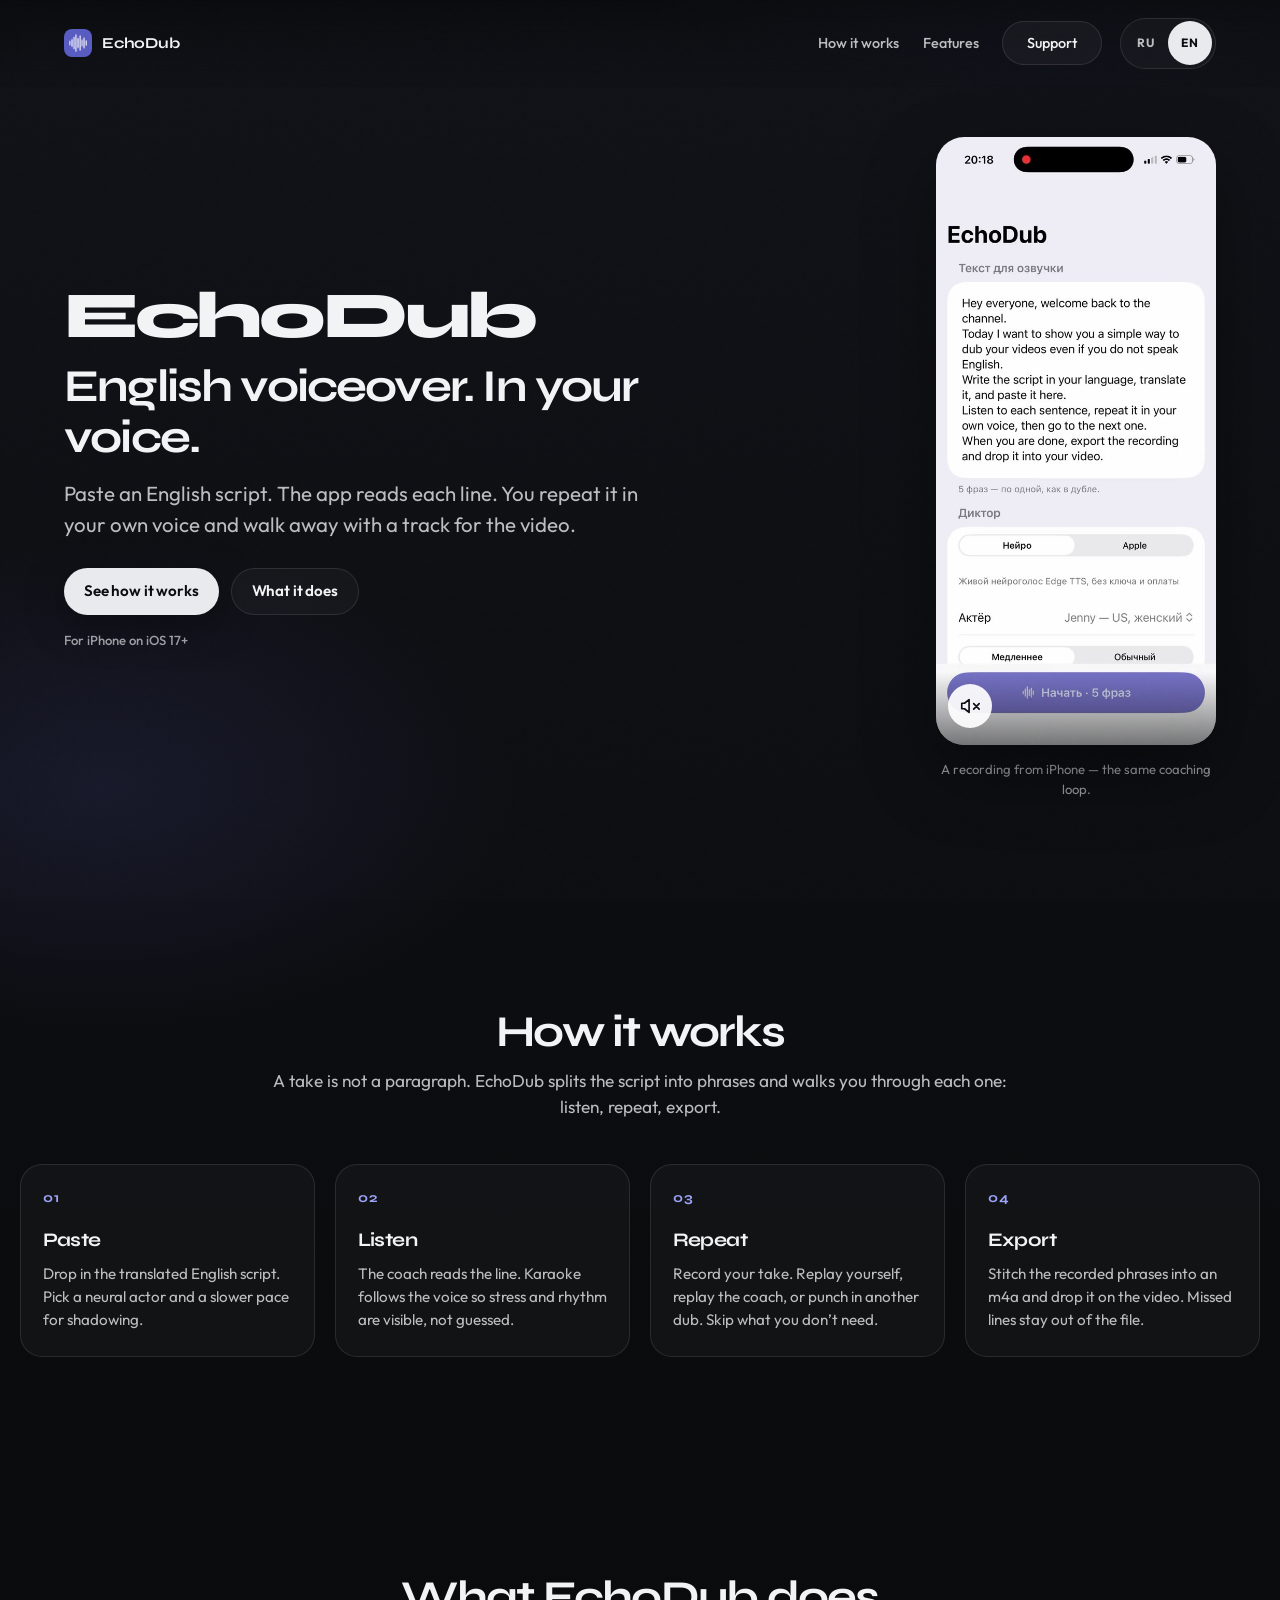
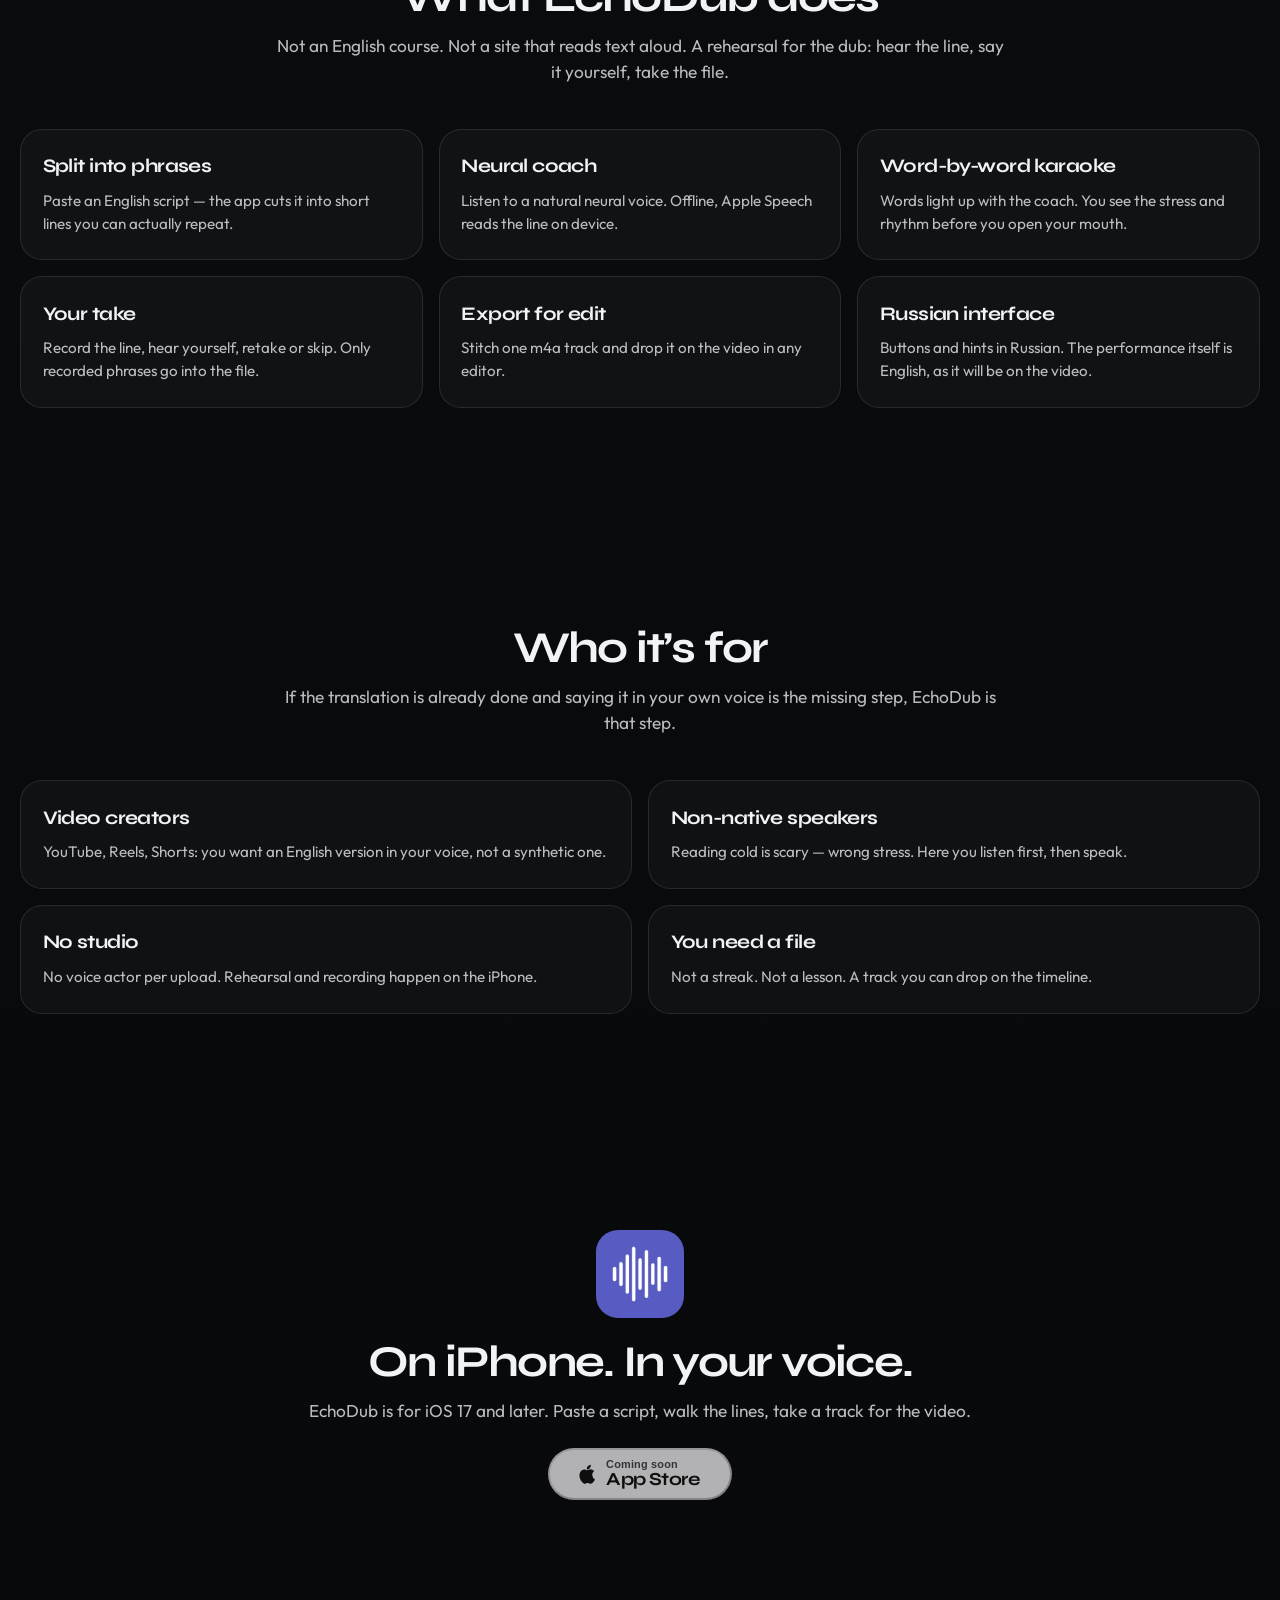
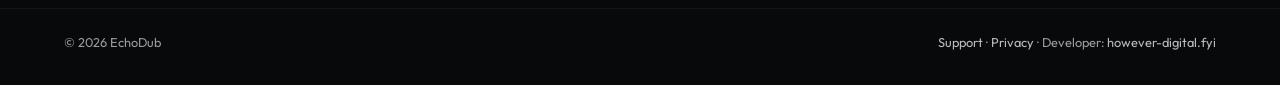
<file: index.html>
<!DOCTYPE html>
<html lang="ru">
  <head>
    <meta charset="utf-8" />
    <meta name="viewport" content="width=device-width, initial-scale=1" />
    <title>EchoDub — английская озвучка твоим голосом</title>
    <meta
      name="description"
      content="EchoDub — iOS-цикл для авторов, которые озвучивают ролики по-английски. Слушаешь нейрофразу, повторяешь своим голосом, экспортируешь дорожку."
    />
    <meta property="og:title" content="EchoDub" />
    <meta
      property="og:description"
      content="Английская озвучка. Твоим голосом. Слушай, повтори, экспортируй."
    />
    <meta
      property="og:image"
      content="https://ilyagaltsev.github.io/EchoDub-preview/assets/og.png"
    />
    <meta property="og:type" content="website" />
    <meta
      property="og:url"
      content="https://ilyagaltsev.github.io/EchoDub-preview/"
    />
    <meta name="twitter:card" content="summary_large_image" />
    <link rel="icon" type="image/png" sizes="32x32" href="assets/favicon-32.png" />
    <link rel="icon" type="image/png" sizes="128x128" href="assets/favicon-128.png" />
    <link rel="apple-touch-icon" href="assets/apple-touch-icon.png" />
    <link rel="preconnect" href="https://fonts.googleapis.com" />
    <link rel="preconnect" href="https://fonts.gstatic.com" crossorigin />
    <link
      href="https://fonts.googleapis.com/css2?family=Outfit:wght@400;500;600&family=Syne:wght@600;700;800&display=swap"
      rel="stylesheet"
    />
    <link rel="stylesheet" href="styles.css?v=15" />
    <script>
      (function () {
        var saved = localStorage.getItem("echodub-lang");
        var lang =
          saved === "en" || saved === "ru"
            ? saved
            : (navigator.language || "").toLowerCase().indexOf("en") === 0
              ? "en"
              : "ru";
        document.documentElement.lang = lang;
        document.documentElement.dataset.lang = lang;
      })();
    </script>
  </head>
  <body id="top">
    <a class="skip-link" href="#content" data-i18n="nav.skip">К содержанию</a>
    <div class="noise" aria-hidden="true"></div>

    <header class="site-header">
      <a class="brand-mark" href="#top" aria-label="EchoDub" data-i18n-aria="nav.home">
        <img src="assets/favicon-128.png" alt="" width="28" height="28" />
        <span>EchoDub</span>
      </a>
      <div class="header-right">
        <nav class="nav">
          <a href="#how" data-i18n="nav.how">Как это работает</a>
          <a href="#features" data-i18n="nav.features">Возможности</a>
          <a class="nav-cta" href="support.html" data-i18n="nav.cta">Поддержка</a>
        </nav>
        <div class="lang-switch" role="group" aria-label="Язык" data-i18n-aria="nav.lang">
          <button type="button" data-set-lang="ru">RU</button>
          <button type="button" data-set-lang="en">EN</button>
        </div>
      </div>
    </header>

    <main id="content">
      <section class="hero">
        <div class="hero-copy">
          <p class="brand-hero">EchoDub</p>
          <h1 data-i18n="hero.h1">Английская озвучка. Твоим голосом.</h1>
          <p class="lede" data-i18n="hero.lede">
            Вставь английский сценарий. Приложение читает каждую фразу. Ты
            повторяешь своим голосом и забираешь готовую дорожку для ролика.
          </p>
          <div class="cta-row">
            <a class="btn btn-primary" href="#demo" data-i18n="hero.cta">Смотреть, как это работает</a>
            <a class="btn btn-ghost" href="#features" data-i18n="hero.loop">Что умеет</a>
          </div>
          <p class="meta" data-i18n="hero.meta">Для iPhone на iOS 17+</p>
        </div>

        <div class="hero-stage">
          <figure class="phone" id="demo">
            <div class="phone-screen">
              <video
                class="demo-video"
                data-demo-video
                poster="assets/demo-poster.jpg"
                width="540"
                height="1174"
                playsinline
                muted
                loop
                preload="metadata"
              >
                <source src="assets/demo.mp4" type="video/mp4" />
              </video>
              <div class="video-bar">
                <button
                  type="button"
                  class="video-btn"
                  data-video-sound
                  data-i18n-aria="demo.unmute"
                  aria-label="Включить звук"
                  aria-pressed="false"
                >
                  <svg class="icon-sound-off" viewBox="0 0 24 24" aria-hidden="true">
                    <path
                      fill="none"
                      stroke="currentColor"
                      stroke-width="1.8"
                      stroke-linecap="round"
                      stroke-linejoin="round"
                      d="M11 5 6 9H3v6h3l5 4V5Z"
                    />
                    <path
                      fill="none"
                      stroke="currentColor"
                      stroke-width="1.8"
                      stroke-linecap="round"
                      d="m16 9.5 6 6M22 9.5l-6 6"
                    />
                  </svg>
                  <svg class="icon-sound-on" viewBox="0 0 24 24" aria-hidden="true">
                    <path
                      fill="none"
                      stroke="currentColor"
                      stroke-width="1.8"
                      stroke-linecap="round"
                      stroke-linejoin="round"
                      d="M11 5 6 9H3v6h3l5 4V5Z"
                    />
                    <path
                      fill="none"
                      stroke="currentColor"
                      stroke-width="1.8"
                      stroke-linecap="round"
                      stroke-linejoin="round"
                      d="M15.5 8.5a4.2 4.2 0 0 1 0 7M18.2 6a7.5 7.5 0 0 1 0 12"
                    />
                  </svg>
                </button>
              </div>
            </div>
            <figcaption class="demo-hint" data-i18n="demo.hint">Запись с iPhone — тот же цикл дубля.</figcaption>
          </figure>
        </div>
      </section>

      <section class="how" id="how">
        <div class="section-intro">
          <h2 data-i18n="how.h2">Как это работает</h2>
          <p data-i18n="how.p">
            Дубль — это не абзац. EchoDub режет сценарий на фразы и проводит
            тебя по каждой: слушал, повторил, собрал дорожку.
          </p>
        </div>
        <ol class="steps">
          <li>
            <span>01</span>
            <h3 data-i18n="how.1.h">Вставить</h3>
            <p data-i18n="how.1.p">Кидаешь английский перевод сценария. Выбираешь нейроактёра и более медленный темп для повтора.</p>
          </li>
          <li>
            <span>02</span>
            <h3 data-i18n="how.2.h">Слушать</h3>
            <p data-i18n="how.2.p">Диктор читает строку. Караоке идёт за голосом — ударение и ритм видно, а не угадываешь.</p>
          </li>
          <li>
            <span>03</span>
            <h3 data-i18n="how.3.h">Повторить</h3>
            <p data-i18n="how.3.p">Пишешь свой дубль. Слушаешь себя, слушаешь диктора или берёшь ещё дубль. Лишнее пропускаешь.</p>
          </li>
          <li>
            <span>04</span>
            <h3 data-i18n="how.4.h">Экспорт</h3>
            <p data-i18n="how.4.p">Склеиваешь записанные фразы в m4a и кидаешь на ролик. Пропущенные строки в файл не попадут.</p>
          </li>
        </ol>
      </section>

      <section class="product" id="features">
        <div class="section-intro">
          <h2 data-i18n="features.h2">Что умеет EchoDub</h2>
          <p data-i18n="features.p">
            Не курс английского и не сайт, который читает текст вслух. Это
            репетиция дубля: слышишь фразу, говоришь её сам, забираешь файл.
          </p>
        </div>
        <ul class="feature-list">
          <li>
            <h3 data-i18n="features.1.h">Нарезка на фразы</h3>
            <p data-i18n="features.1.p">Вставляешь английский сценарий — приложение режет его на короткие строки, которые удобно повторять.</p>
          </li>
          <li>
            <h3 data-i18n="features.2.h">Нейродиктор</h3>
            <p data-i18n="features.2.p">Слушаешь живой нейроголос. Если сети нет, читает Apple Speech на устройстве.</p>
          </li>
          <li>
            <h3 data-i18n="features.3.h">Караоке по словам</h3>
            <p data-i18n="features.3.p">Слова загораются вместе с диктором. Видно ударение и ритм до того, как откроешь рот.</p>
          </li>
          <li>
            <h3 data-i18n="features.4.h">Свой дубль</h3>
            <p data-i18n="features.4.p">Записываешь фразу, слушаешь себя, перезаписываешь или пропускаешь. В файл попадает только записанное.</p>
          </li>
          <li>
            <h3 data-i18n="features.5.h">Экспорт в монтаж</h3>
            <p data-i18n="features.5.p">Собираешь одну дорожку m4a и кидаешь её на ролик в любом редакторе.</p>
          </li>
          <li>
            <h3 data-i18n="features.6.h">Русский интерфейс</h3>
            <p data-i18n="features.6.p">Кнопки и подсказки на русском. Сам дубль — на английском, как в ролике.</p>
          </li>
        </ul>
      </section>

      <section class="problem" id="who">
        <div class="section-intro">
          <h2 data-i18n="who.h2">Кому это нужно</h2>
          <p data-i18n="who.p">
            Если перевод уже есть, а сказать его своим голосом — нет, EchoDub
            закрывает этот шаг.
          </p>
        </div>
        <ul class="split-list">
          <li>
            <h3 data-i18n="who.1.h">Авторы роликов</h3>
            <p data-i18n="who.1.p">YouTube, Reels, Shorts: хочешь английскую версию своим голосом, а не синтетикой.</p>
          </li>
          <li>
            <h3 data-i18n="who.2.h">Не носители</h3>
            <p data-i18n="who.2.p">Читать с листа страшно: не те ударения. Здесь сначала слушаешь, потом говоришь.</p>
          </li>
          <li>
            <h3 data-i18n="who.3.h">Без студии</h3>
            <p data-i18n="who.3.p">Не нужно нанимать актёра на каждый выпуск. Репетиция и запись — на iPhone.</p>
          </li>
          <li>
            <h3 data-i18n="who.4.h">Нужен файл</h3>
            <p data-i18n="who.4.p">Не стрик и не урок. На выходе дорожка, которую можно положить на таймлайн.</p>
          </li>
        </ul>
      </section>

      <section class="get" id="get">
        <div class="get-inner">
          <img class="download-icon" src="assets/icon.png" alt="" width="88" height="88" />
          <h2 data-i18n="get.h2">На iPhone. Своим голосом.</h2>
          <p data-i18n="get.p">
            EchoDub для iOS 17 и новее. Вставил сценарий, прошёл фразы — забрал
            дорожку для ролика.
          </p>
          <button
            type="button"
            class="btn btn-store"
            disabled
            data-i18n-aria="get.store.aria"
            aria-label="Скоро в App Store"
          >
            <svg class="btn-store-mark" viewBox="0 0 16 20" width="18" height="22" aria-hidden="true">
              <path
                fill="currentColor"
                d="M12.7 10.6c0-2.1 1.7-3.1 1.8-3.2-1-1.4-2.5-1.6-3.1-1.6-1.3-.1-2.6.8-3.2.8s-1.7-.8-2.8-.7c-1.4.1-2.8.9-3.5 2.2-1.5 2.6-.4 6.5 1.1 8.6.7 1 1.6 2.2 2.8 2.1 1.1 0 1.5-.7 2.8-.7s1.6.7 2.8.7 1.9-1 2.7-2c.8-.9 1.2-1.8 1.2-1.9-.1 0-2.3-.9-2.3-3.3zm-2.1-6.1c.6-.8 1-1.8.9-2.9-1 .1-2.1.6-2.8 1.4-.6.7-1.1 1.8-.9 2.8 1.1.1 2.2-.5 2.8-1.3z"
              />
            </svg>
            <span class="btn-store-copy">
              <span data-i18n="get.store.kicker">Скоро</span>
              <span data-i18n="get.store">App Store</span>
            </span>
          </button>
        </div>
      </section>
    </main>

    <footer class="site-footer">
      <span>© 2026 EchoDub</span>
      <span
        ><a href="support.html" data-i18n="footer.support">Поддержка</a>
        ·
        <a href="privacy.html" data-i18n="footer.privacy">Конфиденциальность</a>
        ·
        <span data-i18n="footer.made">Разработчик:</span>
        <a
          href="https://however-digital.fyi"
          target="_blank"
          rel="noopener noreferrer"
          >however-digital.fyi</a
        ></span
      >
    </footer>

    <script src="script.js?v=14"></script>
  </body>
</html>
</file>
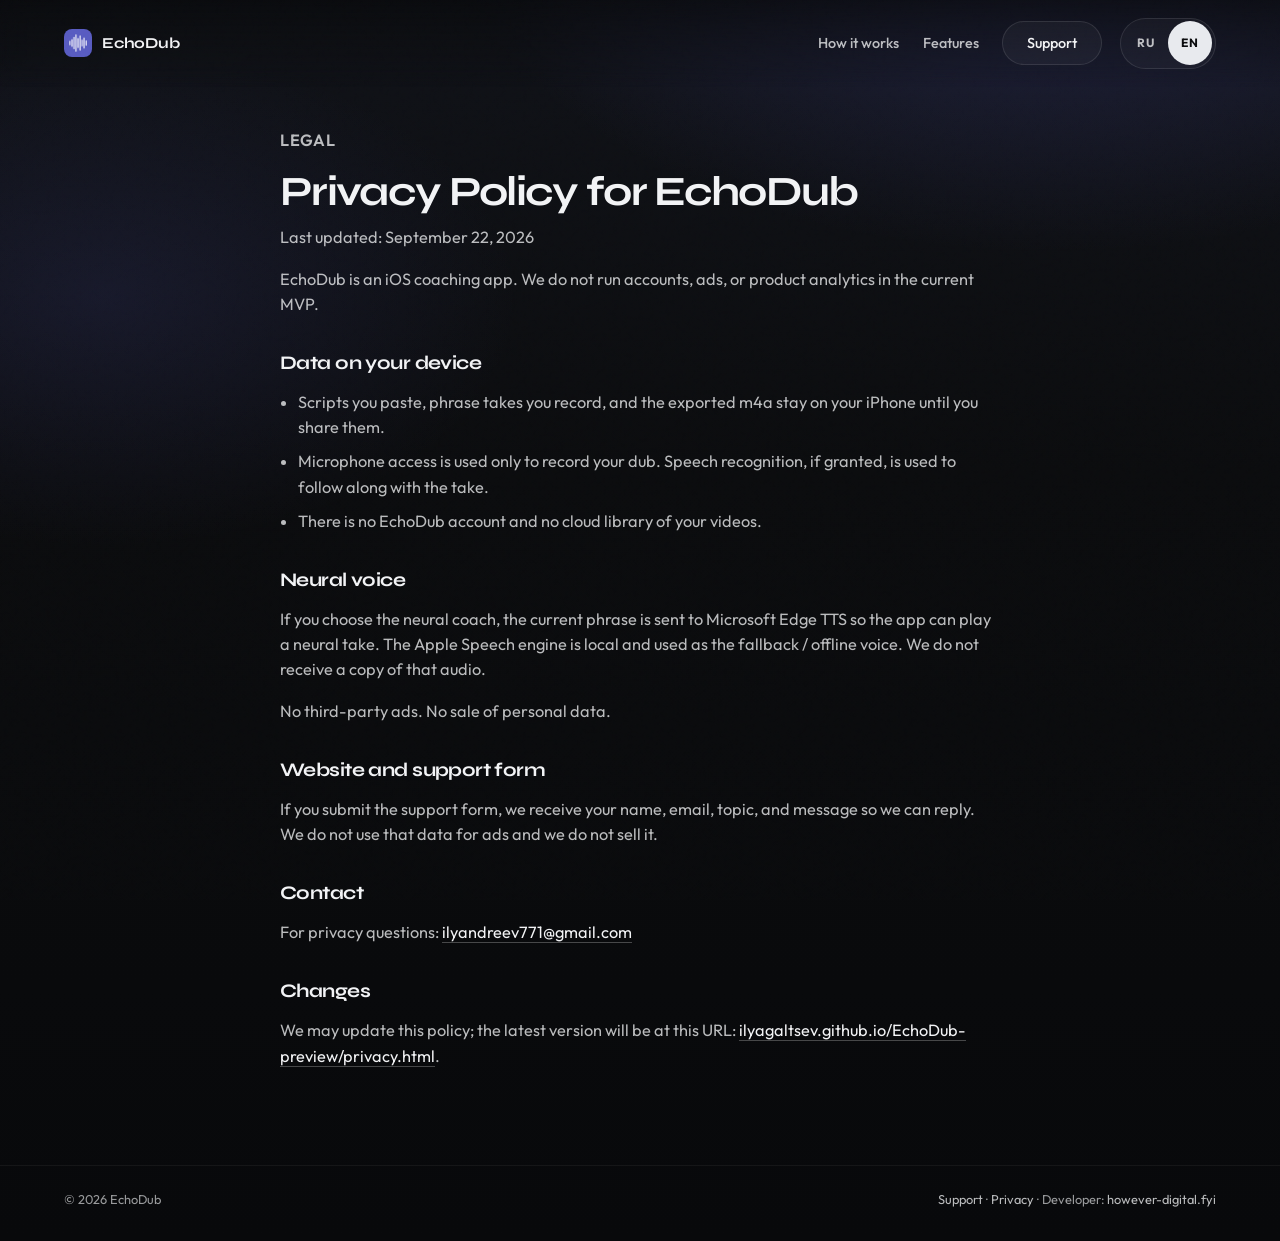
<file: privacy.html>
<!DOCTYPE html>
<html lang="ru">
  <head>
    <meta charset="utf-8" />
    <meta name="viewport" content="width=device-width, initial-scale=1" />
    <title>Конфиденциальность — EchoDub</title>
    <meta
      name="description"
      content="Политика конфиденциальности EchoDub. Записи остаются на iPhone, пока вы сами ими не поделитесь."
    />
    <link rel="icon" type="image/png" sizes="32x32" href="assets/favicon-32.png" />
    <link rel="icon" type="image/png" sizes="128x128" href="assets/favicon-128.png" />
    <link rel="apple-touch-icon" href="assets/apple-touch-icon.png" />
    <link rel="preconnect" href="https://fonts.googleapis.com" />
    <link rel="preconnect" href="https://fonts.gstatic.com" crossorigin />
    <link
      href="https://fonts.googleapis.com/css2?family=Outfit:wght@400;500;600&family=Syne:wght@600;700;800&display=swap"
      rel="stylesheet"
    />
    <link rel="stylesheet" href="styles.css?v=15" />
    <script>
      (function () {
        var saved = localStorage.getItem("echodub-lang");
        var lang =
          saved === "en" || saved === "ru"
            ? saved
            : (navigator.language || "").toLowerCase().indexOf("en") === 0
              ? "en"
              : "ru";
        document.documentElement.lang = lang;
        document.documentElement.dataset.lang = lang;
      })();
    </script>
  </head>
  <body class="page-legal">
    <a class="skip-link" href="#content" data-i18n="nav.skip">К содержанию</a>
    <div class="noise" aria-hidden="true"></div>

    <header class="site-header">
      <a class="brand-mark" href="index.html" aria-label="EchoDub" data-i18n-aria="nav.home">
        <img src="assets/favicon-128.png" alt="" width="28" height="28" />
        <span>EchoDub</span>
      </a>
      <div class="header-right">
        <nav class="nav">
          <a href="index.html#how" data-i18n="nav.how">Как это работает</a>
          <a href="index.html#features" data-i18n="nav.features">Возможности</a>
          <a class="nav-cta" href="support.html" data-i18n="nav.cta">Поддержка</a>
        </nav>
        <div class="lang-switch" role="group" aria-label="Язык" data-i18n-aria="nav.lang">
          <button type="button" data-set-lang="ru">RU</button>
          <button type="button" data-set-lang="en">EN</button>
        </div>
      </div>
    </header>

    <main id="content" class="legal-main">
      <article class="legal-article">
        <p class="legal-eyebrow" data-i18n="privacy.eyebrow">Документы</p>
        <h1 data-i18n="privacy.h1">Политика конфиденциальности EchoDub</h1>
        <p class="legal-updated" data-i18n="privacy.updated">Обновлено: 22 сентября 2026</p>

        <p data-i18n="privacy.intro">
          EchoDub — iOS-приложение для дубля. В текущем MVP нет аккаунтов, рекламы и продуктовой аналитики.
        </p>

        <h2 data-i18n="privacy.h2.device">Данные на устройстве</h2>
        <ul>
          <li data-i18n="privacy.li1">
            Сценарии, которые вы вставляете, дубли, которые записываете, и экспортированный m4a остаются на iPhone, пока вы сами ими не поделитесь.
          </li>
          <li data-i18n="privacy.li2">
            Микрофон нужен только чтобы записать дубль. Распознавание речи, если вы его разрешите, помогает следить за фразой.
          </li>
          <li data-i18n="privacy.li3">Нет аккаунта EchoDub и нет облачной библиотеки ваших роликов.</li>
        </ul>

        <h2 data-i18n="privacy.h2.neural">Нейроголос</h2>
        <p data-i18n="privacy.neural">
          Если выбран нейродиктор, текущая фраза уходит в Microsoft Edge TTS, чтобы проиграть нейродубль. Apple Speech работает локально и включается как запасной / офлайн-голос. Копию этого аудио мы не получаем.
        </p>

        <p data-i18n="privacy.ads">Нет сторонней рекламы. Персональные данные не продаём.</p>

        <h2 data-i18n="privacy.h2.site">Сайт и форма поддержки</h2>
        <p data-i18n="privacy.site">
          Если вы отправляете заявку со страницы поддержки, мы получаем имя, почту, тему и текст
          сообщения, чтобы ответить. Эти данные не используем для рекламы и не продаём.
        </p>

        <h2 data-i18n="privacy.h2.contact">Контакты</h2>
        <p>
          <span data-i18n="privacy.contact">По вопросам конфиденциальности:</span>
          <a href="mailto:ilyandreev771@gmail.com">ilyandreev771@gmail.com</a>
        </p>

        <h2 data-i18n="privacy.h2.changes">Изменения</h2>
        <p>
          <span data-i18n="privacy.changes">Политику можем обновить; актуальная версия будет по этому адресу:</span>
          <a href="https://ilyagaltsev.github.io/EchoDub-preview/privacy.html"
            >ilyagaltsev.github.io/EchoDub-preview/privacy.html</a
          >.
        </p>
      </article>
    </main>

    <footer class="site-footer">
      <span>© 2026 EchoDub</span>
      <span
        ><a href="support.html" data-i18n="footer.support">Поддержка</a>
        ·
        <a href="privacy.html" data-i18n="footer.privacy">Конфиденциальность</a>
        ·
        <span data-i18n="footer.made">Разработчик:</span>
        <a
          href="https://however-digital.fyi"
          target="_blank"
          rel="noopener noreferrer"
          >however-digital.fyi</a
        ></span
      >
    </footer>
    <script src="script.js?v=14"></script>
  </body>
</html>
</file>
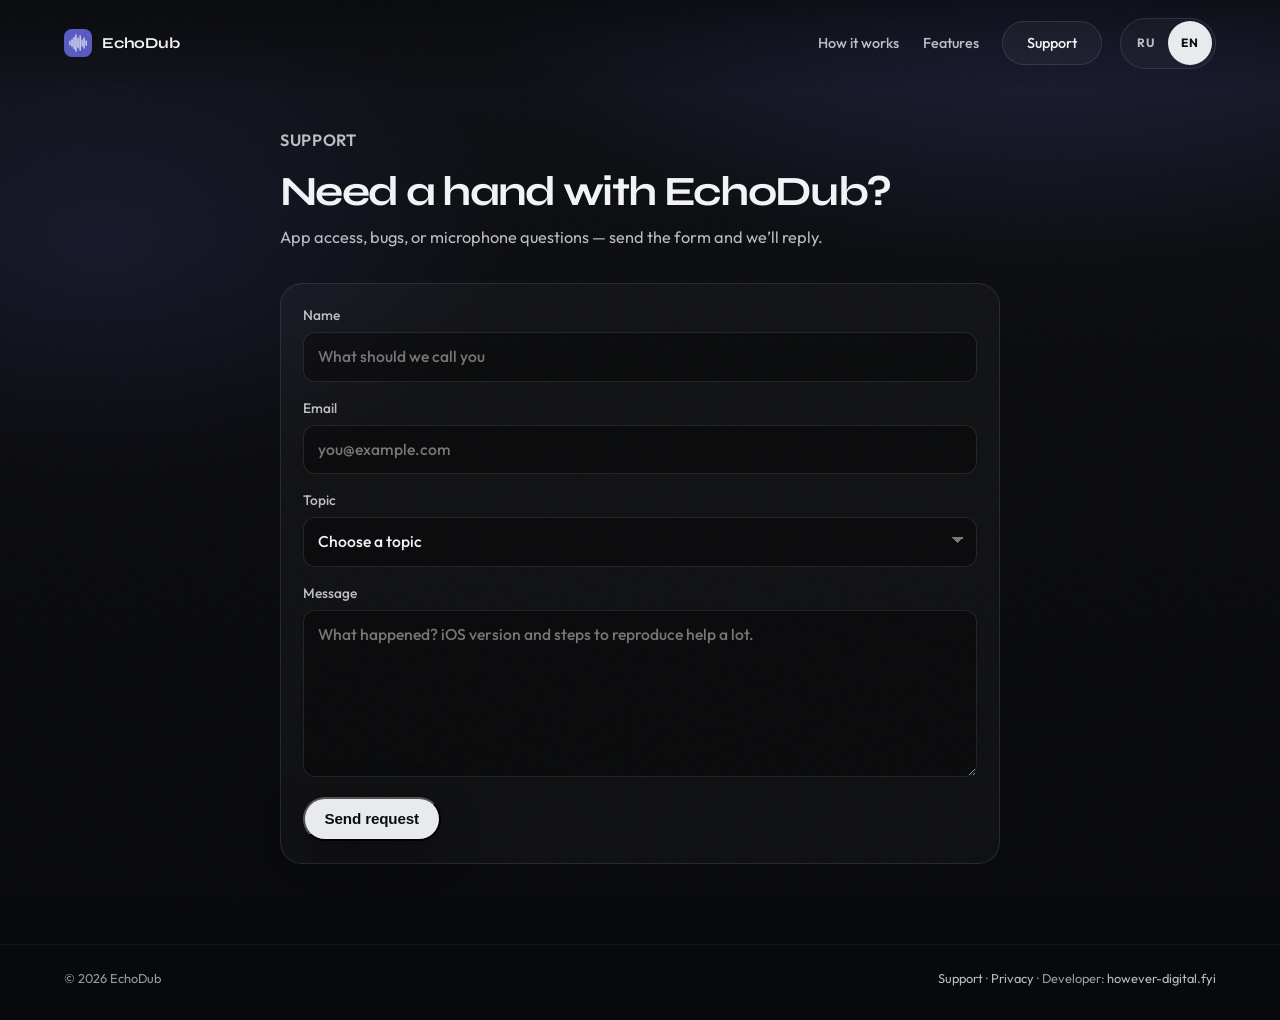
<file: support.html>
<!DOCTYPE html>
<html lang="ru">
  <head>
    <meta charset="utf-8" />
    <meta name="viewport" content="width=device-width, initial-scale=1" />
    <title>Поддержка — EchoDub</title>
    <meta
      name="description"
      content="Поддержка EchoDub — доступ к приложению, баги и вопросы по разрешениям."
    />
    <link rel="icon" type="image/png" sizes="32x32" href="assets/favicon-32.png" />
    <link rel="icon" type="image/png" sizes="128x128" href="assets/favicon-128.png" />
    <link rel="apple-touch-icon" href="assets/apple-touch-icon.png" />
    <link rel="preconnect" href="https://fonts.googleapis.com" />
    <link rel="preconnect" href="https://fonts.gstatic.com" crossorigin />
    <link
      href="https://fonts.googleapis.com/css2?family=Outfit:wght@400;500;600&family=Syne:wght@600;700;800&display=swap"
      rel="stylesheet"
    />
    <link rel="stylesheet" href="styles.css?v=15" />
    <script>
      (function () {
        var saved = localStorage.getItem("echodub-lang");
        var lang =
          saved === "en" || saved === "ru"
            ? saved
            : (navigator.language || "").toLowerCase().indexOf("en") === 0
              ? "en"
              : "ru";
        document.documentElement.lang = lang;
        document.documentElement.dataset.lang = lang;
      })();
    </script>
  </head>
  <body class="page-support">
    <a class="skip-link" href="#content" data-i18n="nav.skip">К содержанию</a>
    <div class="noise" aria-hidden="true"></div>

    <header class="site-header">
      <a class="brand-mark" href="index.html" aria-label="EchoDub" data-i18n-aria="nav.home">
        <img src="assets/favicon-128.png" alt="" width="28" height="28" />
        <span>EchoDub</span>
      </a>
      <div class="header-right">
        <nav class="nav">
          <a href="index.html#how" data-i18n="nav.how">Как это работает</a>
          <a href="index.html#features" data-i18n="nav.features">Возможности</a>
          <a class="nav-cta" href="support.html" aria-current="page" data-i18n="nav.cta">Поддержка</a>
        </nav>
        <div class="lang-switch" role="group" aria-label="Язык" data-i18n-aria="nav.lang">
          <button type="button" data-set-lang="ru">RU</button>
          <button type="button" data-set-lang="en">EN</button>
        </div>
      </div>
    </header>

    <main id="content" class="support-main">
      <div class="support-intro">
        <p class="support-eyebrow" data-i18n="support.eyebrow">Поддержка</p>
        <h1 data-i18n="support.h1">Нужна помощь с EchoDub?</h1>
        <p data-i18n="support.p">
          Доступ к приложению, баги или вопросы про микрофон — заполните форму, и мы ответим.
        </p>
      </div>

      <div id="sent" class="support-toast" hidden data-i18n="support.sent">
        Заявка отправлена. Ответим на почту, которую вы указали.
      </div>

      <form
        class="support-form"
        action="https://formsubmit.co/ilyandreev771@gmail.com"
        method="POST"
      >
        <input type="hidden" name="_subject" value="EchoDub — заявка" />
        <input type="hidden" name="_next" data-support-next value="support.html?sent=1" />
        <input type="hidden" name="_template" value="table" />
        <input type="hidden" name="_captcha" value="false" />
        <input
          type="text"
          name="_honey"
          class="support-honey"
          tabindex="-1"
          autocomplete="off"
          aria-hidden="true"
        />

        <label>
          <span data-i18n="support.name">Имя</span>
          <input
            type="text"
            name="name"
            autocomplete="name"
            data-i18n-placeholder="support.name.ph"
            placeholder="Как к вам обращаться"
          />
        </label>

        <label>
          <span data-i18n="support.mail">Почта</span>
          <input
            type="email"
            name="email"
            required
            autocomplete="email"
            data-i18n-placeholder="support.mail.ph"
            placeholder="you@example.com"
          />
        </label>

        <label>
          <span data-i18n="support.topic">Тема</span>
          <select name="topic" required>
            <option value="" disabled selected data-i18n="support.topic.ph">Выберите тему</option>
            <option value="demo" data-i18n="support.topic.demo">Доступ к приложению</option>
            <option value="testflight" data-i18n="support.topic.testflight">TestFlight</option>
            <option value="bug" data-i18n="support.topic.bug">Баг</option>
            <option value="permissions" data-i18n="support.topic.permissions">Микрофон и речь</option>
            <option value="other" data-i18n="support.topic.other">Другое</option>
          </select>
        </label>

        <label>
          <span data-i18n="support.message">Сообщение</span>
          <textarea
            name="message"
            required
            rows="6"
            data-i18n-placeholder="support.message.ph"
            placeholder="Что случилось? Версия iOS и шаги воспроизведения помогают."
          ></textarea>
        </label>

        <button class="btn btn-primary" type="submit" data-i18n="support.submit">Отправить заявку</button>
      </form>
    </main>

    <footer class="site-footer">
      <span>© 2026 EchoDub</span>
      <span
        ><a href="support.html" data-i18n="footer.support">Поддержка</a>
        ·
        <a href="privacy.html" data-i18n="footer.privacy">Конфиденциальность</a>
        ·
        <span data-i18n="footer.made">Разработчик:</span>
        <a
          href="https://however-digital.fyi"
          target="_blank"
          rel="noopener noreferrer"
          >however-digital.fyi</a
        ></span
      >
    </footer>
    <script src="script.js?v=14"></script>
  </body>
</html>
</file>
<file: styles.css>
:root {
  --bg: #0b0c0e;
  --bg-elevated: #12141a;
  --ink: #f2f3f5;
  --muted: rgba(242, 243, 245, 0.76);
  --faint: rgba(242, 243, 245, 0.62);
  --line: rgba(255, 255, 255, 0.1);
  --accent: #e8eaee;
  --accent-ink: #0b0c0e;
  --indigo: #585bc1;
  --indigo-soft: #9ea3fa;
  --record: #e11d2e;
  --ios-bg: #f2f2f7;
  --ios-card: #ffffff;
  --ios-ink: #1c1c1e;
  --ios-muted: #6c6c70;
  --ios-blue: #585bc1;
  --ios-separator: rgba(60, 60, 67, 0.29);
  --font-display: "Syne", sans-serif;
  --font-body: "Outfit", sans-serif;
  --ease: cubic-bezier(0.22, 1, 0.36, 1);
  --focus: #9ea3fa;
  --page: 1400px;
  --page-gutter: clamp(1.5rem, 5vw, 4rem);
  --page-inline: calc((100% - min(var(--page), 100%)) / 2 + var(--page-gutter));
}

*,
*::before,
*::after {
  box-sizing: border-box;
}

html {
  overflow-x: hidden;
}

@media (prefers-reduced-motion: no-preference) {
  html {
    scroll-behavior: smooth;
  }
}

body {
  margin: 0;
  min-height: 100vh;
  max-width: 100%;
  color: var(--ink);
  font-family: var(--font-body);
  font-weight: 400;
  line-height: 1.5;
  background:
    radial-gradient(1100px 640px at 82% -8%, rgba(88, 91, 193, 0.28), transparent 55%),
    radial-gradient(800px 480px at 8% 24%, rgba(88, 91, 193, 0.14), transparent 52%),
    linear-gradient(180deg, #101218 0%, var(--bg) 38%, #08090b 100%);
  overflow-x: hidden;
}

img {
  display: block;
  max-width: 100%;
}

a {
  color: inherit;
  text-decoration: none;
}

.skip-link {
  position: absolute;
  left: 1rem;
  top: 0;
  z-index: 80;
  transform: translateY(-120%);
  padding: 0.7rem 1rem;
  border-radius: 999px;
  background: var(--accent);
  color: var(--accent-ink);
  font-weight: 600;
}

.skip-link:focus {
  transform: translateY(0.85rem);
}

.visually-hidden {
  position: absolute;
  width: 1px;
  height: 1px;
  padding: 0;
  margin: -1px;
  overflow: hidden;
  clip: rect(0, 0, 0, 0);
  white-space: nowrap;
  border: 0;
}

:focus-visible {
  outline: 2px solid var(--focus);
  outline-offset: 3px;
}

.noise {
  pointer-events: none;
  position: fixed;
  inset: 0;
  z-index: 50;
  opacity: 0.035;
  background-image: url("data:image/svg+xml,%3Csvg viewBox='0 0 200 200' xmlns='http://www.w3.org/2000/svg'%3E%3Cfilter id='n'%3E%3CfeTurbulence type='fractalNoise' baseFrequency='0.85' numOctaves='4' stitchTiles='stitch'/%3E%3C/filter%3E%3Crect width='100%25' height='100%25' filter='url(%23n)'/%3E%3C/svg%3E");
  mix-blend-mode: overlay;
}

.site-header {
  position: fixed;
  top: 0;
  left: 0;
  right: 0;
  z-index: 40;
  display: flex;
  align-items: center;
  justify-content: space-between;
  padding: 1.1rem var(--page-inline);
  background: linear-gradient(180deg, rgba(8, 9, 11, 0.72), transparent);
  backdrop-filter: blur(10px);
}

.brand-mark {
  display: inline-flex;
  align-items: center;
  min-height: 44px;
  gap: 0.65rem;
  font-family: var(--font-display);
  font-weight: 700;
  font-size: 0.95rem;
  letter-spacing: -0.02em;
}

.brand-mark img {
  border-radius: 8px;
}

.header-right {
  display: flex;
  align-items: center;
  flex-wrap: nowrap;
  gap: 1.15rem;
}

.nav {
  display: flex;
  align-items: center;
  gap: 1.25rem;
}

.nav a {
  display: inline-flex;
  align-items: center;
  min-height: 44px;
  padding: 0 0.15rem;
  font-size: 0.9rem;
  font-weight: 500;
  color: var(--muted);
  transition: color 0.25s var(--ease);
}

.nav a:hover,
.nav a[aria-current="page"] {
  color: var(--ink);
}

.nav a.nav-cta {
  padding: 0 1.5rem;
  border: 1px solid var(--line);
  border-radius: 999px;
  color: var(--ink);
  background: rgba(255, 255, 255, 0.04);
}

.lang-switch {
  display: inline-flex;
  padding: 0.18rem;
  border: 1px solid var(--line);
  border-radius: 999px;
  background: rgba(255, 255, 255, 0.03);
}

.lang-switch button {
  min-width: 44px;
  min-height: 44px;
  padding: 0 0.55rem;
  border: 0;
  border-radius: 999px;
  background: transparent;
  color: var(--muted);
  font: inherit;
  font-size: 0.75rem;
  font-weight: 700;
  letter-spacing: 0.06em;
  cursor: pointer;
}

.lang-switch button[aria-pressed="true"] {
  background: var(--accent);
  color: var(--accent-ink);
}

.lang-switch button:active,
.btn:active:not(:disabled),
.ios-cta:active,
.mic:active {
  opacity: 0.82;
}

.hero {
  position: relative;
  width: min(var(--page), 100%);
  min-width: 0;
  min-height: 100svh;
  display: grid;
  grid-template-columns: minmax(0, 1fr) auto;
  align-items: center;
  gap: clamp(2.5rem, 6vw, 5.5rem);
  margin-inline: auto;
  padding: clamp(6.5rem, 12vh, 8rem) var(--page-gutter) clamp(3rem, 8vh, 5rem);
}

.hero-copy {
  width: auto;
  max-width: 46rem;
  min-width: 0;
  animation: rise 0.9s var(--ease) both;
}

.eyebrow {
  margin: 0 0 0.85rem;
  font-size: 0.78rem;
  font-weight: 600;
  letter-spacing: 0.12em;
  text-transform: uppercase;
  color: var(--indigo-soft);
}

.brand-hero {
  margin: 0 0 0.85rem;
  font-family: var(--font-display);
  font-weight: 800;
  font-size: clamp(2.6rem, 6vw, 4.1rem);
  letter-spacing: -0.05em;
  line-height: 0.95;
}

.hero h1 {
  margin: 0 0 1rem;
  max-width: 18ch;
  font-family: var(--font-display);
  font-weight: 700;
  font-size: clamp(1.7rem, 3.6vw, 2.85rem);
  letter-spacing: -0.04em;
  line-height: 1.12;
}

.lede {
  margin: 0 0 1.75rem;
  max-width: 38rem;
  color: var(--muted);
  font-size: clamp(1.08rem, 1.8vw, 1.28rem);
}

.cta-row {
  display: flex;
  flex-wrap: wrap;
  gap: 0.75rem;
  margin-bottom: 1rem;
}

.btn {
  display: inline-flex;
  align-items: center;
  justify-content: center;
  min-height: 44px;
  padding: 0.7rem 1.25rem;
  border-radius: 999px;
  font-weight: 600;
  font-size: 0.95rem;
  letter-spacing: -0.01em;
  transition:
    transform 0.3s var(--ease),
    background 0.3s var(--ease),
    border-color 0.3s var(--ease),
    box-shadow 0.3s var(--ease),
    opacity 0.15s var(--ease);
}

.btn-primary {
  background: var(--accent);
  color: var(--accent-ink);
  box-shadow: 0 10px 40px rgba(0, 0, 0, 0.35);
}

.btn-primary:hover {
  transform: translateY(-2px);
  box-shadow: 0 16px 48px rgba(0, 0, 0, 0.45);
}

.btn-ghost {
  border: 1px solid var(--line);
  background: rgba(255, 255, 255, 0.03);
  color: var(--ink);
}

.btn-ghost:hover {
  border-color: rgba(255, 255, 255, 0.28);
  background: rgba(255, 255, 255, 0.06);
}

.btn-lg {
  min-height: 3.2rem;
  padding-inline: 1.5rem;
  font-size: 1.02rem;
}

.btn-store {
  gap: 0.65rem;
  min-width: 11.5rem;
  min-height: 3.2rem;
  margin-top: 1.5rem;
  padding: 0.55rem 1.35rem 0.55rem 1.15rem;
  background: #f4f4f5;
  color: #111;
  box-shadow: none;
}

.btn-store-mark {
  flex-shrink: 0;
}

.btn-store-copy {
  display: flex;
  flex-direction: column;
  align-items: flex-start;
  line-height: 1.05;
}

.btn-store-copy span:first-child {
  font-size: 0.68rem;
  font-weight: 600;
  letter-spacing: 0.02em;
  color: #444;
}

.btn-store-copy span:last-child {
  font-family: var(--font-display);
  font-size: 1.15rem;
  font-weight: 700;
  letter-spacing: -0.03em;
}

.btn-store:disabled {
  cursor: not-allowed;
  opacity: 0.72;
  transform: none;
  box-shadow: none;
}

.btn:disabled:hover {
  transform: none;
  box-shadow: none;
}

.meta {
  margin: 0;
  color: var(--faint);
  font-size: 0.82rem;
  font-weight: 500;
}

.hero-stage {
  display: flex;
  justify-content: center;
  min-width: 0;
  animation: rise 1s var(--ease) 0.12s both;
}

.phone {
  width: 280px;
  margin: 0;
  scroll-margin-top: 5.5rem;
}

.phone-screen {
  position: relative;
  aspect-ratio: 540 / 1174;
  border-radius: 28px;
  overflow: hidden;
  background: #000;
  box-shadow: 0 28px 70px rgba(0, 0, 0, 0.42);
}

.demo-video {
  position: absolute;
  inset: 0;
  display: block;
  width: 100%;
  height: 100%;
  object-fit: cover;
}

.video-bar {
  position: absolute;
  left: 0;
  right: 0;
  bottom: 0;
  z-index: 2;
  display: flex;
  padding: 0.75rem 0.75rem 1.1rem;
  background: linear-gradient(180deg, transparent, rgba(8, 9, 11, 0.55));
}

.video-btn {
  display: inline-flex;
  align-items: center;
  justify-content: center;
  width: 44px;
  min-width: 44px;
  min-height: 44px;
  padding: 0;
  border: 0;
  border-radius: 999px;
  background: rgba(255, 255, 255, 0.92);
  color: var(--accent-ink);
  cursor: pointer;
}

.video-btn svg {
  width: 22px;
  height: 22px;
}

.video-btn .icon-sound-on,
.video-btn[aria-pressed="true"] .icon-sound-off {
  display: none;
}

.video-btn[aria-pressed="true"] .icon-sound-on {
  display: block;
}

.video-btn:active {
  opacity: 0.82;
}

.status-bar {
  position: absolute;
  top: 0;
  left: 0;
  right: 0;
  z-index: 3;
  display: flex;
  justify-content: space-between;
  align-items: flex-end;
  height: 36px;
  margin: 0;
  padding: 0 22px 7px;
  color: var(--ios-ink);
  font-size: 12px;
  font-weight: 600;
  letter-spacing: -0.02em;
}

.status-icons {
  display: flex;
  gap: 5px;
  align-items: center;
  color: inherit;
}

.status-icons svg {
  display: block;
}

.ios-screen {
  position: absolute;
  inset: 0;
  display: flex;
  flex-direction: column;
  opacity: 0;
  pointer-events: none;
  transform: translateX(12px);
  transition:
    opacity 0.35s var(--ease),
    transform 0.35s var(--ease);
}

.ios-screen.is-active {
  opacity: 1;
  pointer-events: auto;
  transform: none;
}

.ios-nav {
  padding: 40px 16px 6px 20px;
}

.ios-nav h2 {
  margin: 0;
  font-size: 28px;
  font-weight: 700;
  letter-spacing: -0.03em;
  line-height: 1.15;
}

.ios-nav-inline {
  display: grid;
  grid-template-columns: 1fr auto 1fr;
  align-items: center;
  padding: 40px 8px 10px;
}

.ios-nav-inline h2 {
  font-size: 16px;
  font-weight: 600;
  text-align: center;
  letter-spacing: -0.02em;
}

.ios-back {
  display: inline-flex;
  align-items: center;
  min-height: 28px;
  color: var(--ios-blue);
  font-size: 15px;
  font-weight: 400;
}

.ios-chevron {
  display: inline-block;
  width: 9px;
  height: 9px;
  margin-right: 4px;
  border-left: 2.2px solid currentColor;
  border-bottom: 2.2px solid currentColor;
  transform: rotate(45deg) translateY(-1px);
}

.ios-scroll {
  flex: 1;
  overflow: hidden;
  padding-bottom: 8px;
}

.ios-section {
  margin: 16px 20px 6px;
  font-size: 13px;
  font-weight: 400;
  letter-spacing: -0.01em;
  color: var(--ios-muted);
}

.ios-card {
  margin: 0 16px;
  padding: 12px 16px;
  background: var(--ios-card);
  border-radius: 10px;
  box-shadow: 0 0 0 0.5px rgba(0, 0, 0, 0.04);
}

.ios-script {
  min-height: 132px;
  font-size: 15px;
  line-height: 1.4;
  color: var(--ios-ink);
}

.ios-foot {
  margin: 8px 20px 4px;
  font-size: 13px;
  line-height: 1.35;
  color: var(--ios-muted);
}

.ios-rows {
  padding: 4px 0;
}

.ios-row {
  display: flex;
  align-items: center;
  justify-content: space-between;
  gap: 8px;
  min-height: 44px;
  padding: 10px 16px;
  font-size: 15px;
  border-top: 0.5px solid var(--ios-separator);
}

.ios-row:first-child {
  border-top: 0;
}

.ios-row-cta {
  justify-content: center;
  color: var(--ios-blue);
  font-weight: 600;
}

.ios-row-chevron {
  flex: none;
  margin: 0 0 0 2px;
  color: #c7c7cc;
  transform: rotate(-135deg) translateY(-1px);
}

.ios-muted {
  color: var(--ios-muted);
  margin-left: auto;
}

.ios-seg {
  display: grid;
  grid-template-columns: 1fr 1fr;
  gap: 0;
  margin: 8px 12px;
  padding: 2px;
  background: rgba(118, 118, 128, 0.12);
  border-radius: 9px;
}

.ios-seg span {
  min-height: 28px;
  display: flex;
  align-items: center;
  justify-content: center;
  padding: 4px 6px;
  text-align: center;
  font-size: 13px;
  font-weight: 500;
  color: var(--ios-ink);
  border-radius: 7px;
}

.ios-seg .is-on {
  background: #fff;
  color: var(--ios-ink);
  box-shadow: 0 1px 4px rgba(0, 0, 0, 0.12);
}

.ios-dock {
  padding: 10px 20px 24px;
  background: rgba(242, 242, 247, 0.92);
  border-top: 0.5px solid var(--ios-separator);
}

.ios-cta {
  width: 100%;
  min-height: 44px;
  border: 0;
  border-radius: 12px;
  background: var(--ios-blue);
  color: #fff;
  font: inherit;
  font-size: 15px;
  font-weight: 600;
}

.coach-body {
  flex: 1;
  display: flex;
  flex-direction: column;
  align-items: center;
  padding: 4px 18px 0;
}

.coach-progress {
  width: 100%;
}

.coach-progress-row {
  display: flex;
  justify-content: space-between;
  margin-bottom: 6px;
  font-size: 13px;
  font-weight: 650;
}

.bar {
  height: 4px;
  overflow: hidden;
  background: rgba(88, 91, 193, 0.18);
  border-radius: 99px;
}

.bar i {
  display: block;
  height: 100%;
  width: 40%;
  background: var(--ios-blue);
  border-radius: inherit;
  transition: width 0.45s var(--ease);
}

.phrase {
  margin: auto 0 0;
  max-width: 22ch;
  text-align: center;
  font-family: "Iowan Old Style", "Palatino Linotype", Palatino, Georgia, serif;
  font-size: 18px;
  font-weight: 650;
  line-height: 1.35;
  letter-spacing: -0.02em;
}

.phrase span {
  color: rgba(60, 60, 67, 0.38);
  font-weight: 400;
  transition: color 0.12s linear, background-color 0.12s linear;
}

.phrase span.is-spoken,
.phrase span.is-current {
  color: var(--ios-blue);
  font-weight: 700;
}

.phrase span.is-current {
  background: rgba(88, 91, 193, 0.16);
  border-radius: 4px;
}

.phrase.is-plain span {
  color: var(--ios-ink);
  background: none;
}

.phase {
  display: inline-flex;
  align-items: center;
  gap: 6px;
  margin: 18px 0 0;
  font-size: 14px;
  font-weight: 650;
  color: var(--ios-muted);
}

.phase.is-record {
  color: var(--record);
}

.phase-dot {
  width: 8px;
  height: 8px;
  border-radius: 50%;
  background: currentColor;
}

.phase.is-listen .phase-dot,
.phase.is-record .phase-dot {
  animation: pulse 1s ease-in-out infinite;
}

.coach-note {
  margin: 8px 0 0;
  min-height: 16px;
  font-size: 13px;
  color: var(--ios-muted);
}

.coach-dock {
  min-height: 148px;
  display: flex;
  flex-direction: column;
  align-items: center;
  justify-content: center;
  gap: 8px;
}

.mic {
  width: 64px;
  height: 64px;
  border: 0;
  border-radius: 50%;
  background: var(--ios-blue);
  box-shadow: 0 8px 20px rgba(88, 91, 193, 0.35);
}

.mic.is-record {
  background: var(--record);
  box-shadow: 0 8px 20px rgba(225, 29, 46, 0.35);
}

.mic-label {
  margin: 0;
  font-size: 13px;
  font-weight: 650;
}

.ghost-link {
  margin: 0;
  min-height: 28px;
  display: inline-flex;
  align-items: center;
  font-size: 15px;
  color: var(--ios-blue);
}

.review-actions {
  display: grid;
  grid-template-columns: 1fr 1fr 1fr;
  gap: 8px;
  width: 100%;
}

.review-actions span {
  display: flex;
  flex-direction: column;
  align-items: center;
  justify-content: center;
  gap: 4px;
  min-height: 44px;
  padding: 8px 4px;
  border: 0.5px solid var(--ios-separator);
  border-radius: 10px;
  font-size: 11px;
  font-weight: 500;
  color: var(--ios-blue);
}

.ios-done .done-count {
  margin: 4px 0 0;
  font-size: 32px;
  font-weight: 750;
  letter-spacing: -0.04em;
}

.ios-done .done-sub {
  margin: 0 0 12px;
  color: var(--ios-muted);
  font-size: 15px;
}

.demo-hint {
  margin: 0.9rem 0 0;
  text-align: center;
  color: var(--faint);
  font-size: 0.82rem;
}

.ios-done .ios-foot {
  margin: 10px 0 0;
}

.section-intro {
  width: min(860px, 100%);
  margin: 0 auto 2.75rem;
  text-align: center;
  padding-inline: 1.25rem;
}

.section-intro h2,
.get h2 {
  margin: 0 0 0.75rem;
  font-family: var(--font-display);
  font-weight: 700;
  font-size: clamp(1.8rem, 4vw, 2.75rem);
  letter-spacing: -0.04em;
  line-height: 1.1;
}

.section-intro p,
.get p {
  margin: 0 auto;
  max-width: 46rem;
  color: var(--muted);
  font-size: 1.08rem;
}

.how,
.problem,
.product,
.get {
  padding: clamp(4.5rem, 12vh, 7.5rem) 0;
  scroll-margin-top: 4.5rem;
}

.steps {
  display: grid;
  grid-template-columns: repeat(4, minmax(0, 1fr));
  gap: 1.25rem;
  width: min(1240px, calc(100% - 2.5rem));
  margin: 0 auto;
  padding: 0;
  list-style: none;
}

.steps li,
.split-list li,
.feature-list li {
  padding: 1.4rem 1.35rem 1.5rem;
  border: 1px solid var(--line);
  border-radius: 22px;
  background: rgba(255, 255, 255, 0.03);
}

.steps span {
  display: block;
  margin-bottom: 1.1rem;
  color: var(--indigo-soft);
  font-family: var(--font-display);
  font-size: 0.85rem;
  font-weight: 700;
  letter-spacing: 0.08em;
}

.steps h3,
.split-list h3,
.feature-list h3 {
  margin: 0 0 0.55rem;
  font-family: var(--font-display);
  font-weight: 700;
  font-size: 1.2rem;
  letter-spacing: -0.03em;
}

.steps p,
.split-list p,
.feature-list p {
  margin: 0;
  color: var(--muted);
  font-size: 0.95rem;
}

.split-list {
  display: grid;
  grid-template-columns: repeat(2, minmax(0, 1fr));
  gap: 1rem;
  width: min(1240px, calc(100% - 2.5rem));
  margin: 0 auto;
  padding: 0;
  list-style: none;
}

.feature-list {
  display: grid;
  grid-template-columns: repeat(3, minmax(0, 1fr));
  gap: 1rem;
  width: min(1240px, calc(100% - 2.5rem));
  margin: 0 auto;
  padding: 0;
  list-style: none;
}

.table-wrap {
  width: min(1240px, calc(100% - 2.5rem));
  margin: 0 auto;
  overflow-x: auto;
  border: 1px solid var(--line);
  border-radius: 22px;
  background: rgba(255, 255, 255, 0.03);
}

table {
  width: 100%;
  border-collapse: collapse;
  font-size: 0.92rem;
}

th,
td {
  padding: 0.95rem 1.1rem;
  text-align: left;
  border-bottom: 1px solid var(--line);
  white-space: nowrap;
}

thead th {
  color: var(--faint);
  font-weight: 600;
}

tbody th {
  color: var(--muted);
  font-weight: 500;
}

td:nth-child(2) {
  color: var(--indigo-soft);
  font-weight: 600;
}

tr:last-child th,
tr:last-child td {
  border-bottom: 0;
}

.status-grid {
  display: grid;
  grid-template-columns: 1.1fr 0.9fr;
  gap: 2.5rem;
  align-items: start;
  width: min(1240px, calc(100% - 2.5rem));
  margin: 0 auto;
}

.status .eyebrow {
  margin-bottom: 0.7rem;
}

.status h2,
.status p {
  text-align: left;
  margin-left: 0;
}

.built {
  margin: 0.4rem 0 0;
  padding: 0;
  list-style: none;
}

.built li {
  position: relative;
  padding: 0.7rem 0 0.7rem 1.4rem;
  border-bottom: 1px solid var(--line);
  color: var(--muted);
}

.built li::before {
  content: "";
  position: absolute;
  left: 0;
  top: 1.05rem;
  width: 7px;
  height: 7px;
  border-radius: 50%;
  background: var(--indigo-soft);
}

.get-inner {
  width: min(760px, calc(100% - 2.5rem));
  margin: 0 auto;
  text-align: center;
}

.download-icon {
  width: 88px;
  height: 88px;
  margin: 0 auto 1.25rem;
  border-radius: 22px;
}

.get p {
  margin-bottom: 0;
}

.page-legal .legal-main,
.page-support .support-main {
  width: min(720px, calc(100% - 2.5rem));
  margin: 0 auto;
  padding: 8rem 0 5rem;
}

.support-toast {
  margin: 0 0 1.5rem;
  padding: 0.9rem 1.1rem;
  border-radius: 14px;
  background: rgba(120, 190, 140, 0.12);
  border: 1px solid rgba(160, 220, 180, 0.25);
  color: #d8f0e0;
  font-size: 0.95rem;
}

.support-form {
  position: relative;
  display: flex;
  flex-direction: column;
  gap: 1rem;
  margin-top: 2rem;
  padding: 1.35rem;
  border-radius: 22px;
  background: rgba(255, 255, 255, 0.03);
  border: 1px solid var(--line);
}

.support-honey {
  position: absolute;
  left: -9999px;
  opacity: 0;
  height: 0;
  width: 0;
}

.support-form label {
  display: flex;
  flex-direction: column;
  gap: 0.4rem;
  font-size: 0.86rem;
  font-weight: 500;
  color: var(--muted);
}

.support-form input,
.support-form select,
.support-form textarea {
  width: 100%;
  min-height: 44px;
  border: 1px solid var(--line);
  border-radius: 12px;
  background: rgba(0, 0, 0, 0.35);
  color: var(--ink);
  font: inherit;
  font-size: 0.98rem;
  padding: 0.75rem 0.9rem;
}

.support-form textarea {
  resize: vertical;
  min-height: 8rem;
}

.support-form select {
  appearance: none;
  background-image: linear-gradient(45deg, transparent 50%, rgba(255, 255, 255, 0.45) 50%),
    linear-gradient(135deg, rgba(255, 255, 255, 0.45) 50%, transparent 50%);
  background-position: calc(100% - 18px) calc(50% - 2px), calc(100% - 12px) calc(50% - 2px);
  background-size: 6px 6px, 6px 6px;
  background-repeat: no-repeat;
}

.support-form .btn {
  align-self: flex-start;
  margin-top: 0.25rem;
}

.support-form-meta {
  margin: 0.25rem 0 0;
  font-size: 0.82rem;
  color: var(--faint);
}

.support-form-meta a {
  color: var(--ink);
  border-bottom: 1px solid rgba(255, 255, 255, 0.25);
}

.legal-eyebrow,
.support-eyebrow {
  margin: 0 0 0.6rem;
  font-size: 0.85rem;
  font-weight: 600;
  letter-spacing: 0.04em;
  text-transform: uppercase;
  color: var(--faint);
}

.legal-article h1,
.support-intro h1 {
  margin: 0 0 0.65rem;
  font-family: var(--font-display);
  font-weight: 700;
  font-size: clamp(1.9rem, 4.5vw, 2.6rem);
  letter-spacing: -0.04em;
  line-height: 1.1;
}

.legal-updated {
  margin: 0 0 1.75rem;
  color: var(--faint);
  font-size: 0.9rem;
}

.legal-article h2 {
  margin: 2rem 0 0.75rem;
  font-family: var(--font-display);
  font-size: 1.2rem;
  font-weight: 700;
  letter-spacing: -0.03em;
}

.legal-article p,
.support-intro p,
.legal-article ul {
  margin: 0 0 1rem;
  color: var(--muted);
  font-size: 1.02rem;
  line-height: 1.55;
}

.legal-article ul {
  padding-left: 1.15rem;
}

.legal-article li {
  margin-bottom: 0.55rem;
}

.legal-article a,
.support-intro a {
  color: var(--ink);
  border-bottom: 1px solid rgba(255, 255, 255, 0.25);
}

.support-card {
  margin-top: 2rem;
  padding: 1.4rem 1.5rem;
  border: 1px solid var(--line);
  border-radius: 22px;
  background: rgba(255, 255, 255, 0.03);
}

.support-card h2 {
  margin: 0 0 0.5rem;
  font-family: var(--font-display);
  font-size: 1.2rem;
}

.support-card p {
  margin: 0;
  color: var(--muted);
}

.site-footer {
  display: flex;
  justify-content: space-between;
  gap: 1rem;
  padding: 1.5rem var(--page-inline) 2rem;
  color: var(--faint);
  font-size: 0.8rem;
  border-top: 1px solid rgba(255, 255, 255, 0.05);
}

.site-footer a {
  color: var(--muted);
  border-bottom: 1px solid transparent;
  transition: color 0.25s var(--ease), border-color 0.25s var(--ease);
}

.site-footer a:hover {
  color: var(--ink);
  border-bottom-color: rgba(255, 255, 255, 0.35);
}

@keyframes rise {
  from {
    opacity: 0;
    transform: translateY(18px);
  }
  to {
    opacity: 1;
    transform: none;
  }
}

@keyframes pulse {
  0%,
  100% {
    opacity: 0.35;
    transform: scale(0.9);
  }
  50% {
    opacity: 1;
    transform: scale(1.15);
  }
}

@media (prefers-reduced-motion: reduce) {
  *,
  *::before,
  *::after {
    animation: none !important;
    transition: none !important;
  }

  .ios-screen {
    transform: none;
  }
}

@media (max-width: 980px) {
  .hero {
    grid-template-columns: minmax(0, 1fr);
    justify-items: center;
    text-align: center;
    padding-top: 6.5rem;
  }

  .hero-copy {
    width: min(44rem, 100%);
    min-width: 0;
  }

  .hero h1,
  .lede {
    margin-inline: auto;
  }

  .cta-row {
    justify-content: center;
  }

  .steps,
  .status-grid {
    grid-template-columns: 1fr 1fr;
  }

  .feature-list {
    grid-template-columns: 1fr 1fr;
  }

  .status h2,
  .status p {
    text-align: center;
  }
}

@media (max-width: 800px) {
  .nav a:not(.nav-cta) {
    display: none;
  }

  .brand-hero {
    font-size: clamp(2.1rem, 12vw, 2.7rem);
  }

  .hero h1 {
    max-width: 16ch;
    font-size: clamp(1.5rem, 7.4vw, 2rem);
  }

  .lede {
    max-width: 36rem;
    font-size: 1.05rem;
  }

  .phone {
    width: 280px;
  }

  .cta-row {
    flex-direction: column;
    align-items: stretch;
    width: 100%;
    max-width: 18rem;
    margin-inline: auto;
  }

  .cta-row .btn {
    flex: none;
    width: 100%;
  }

  .split-list,
  .feature-list,
  .steps,
  .status-grid {
    grid-template-columns: 1fr;
  }

  .site-footer {
    flex-direction: column;
    text-align: center;
  }
}
</file>
